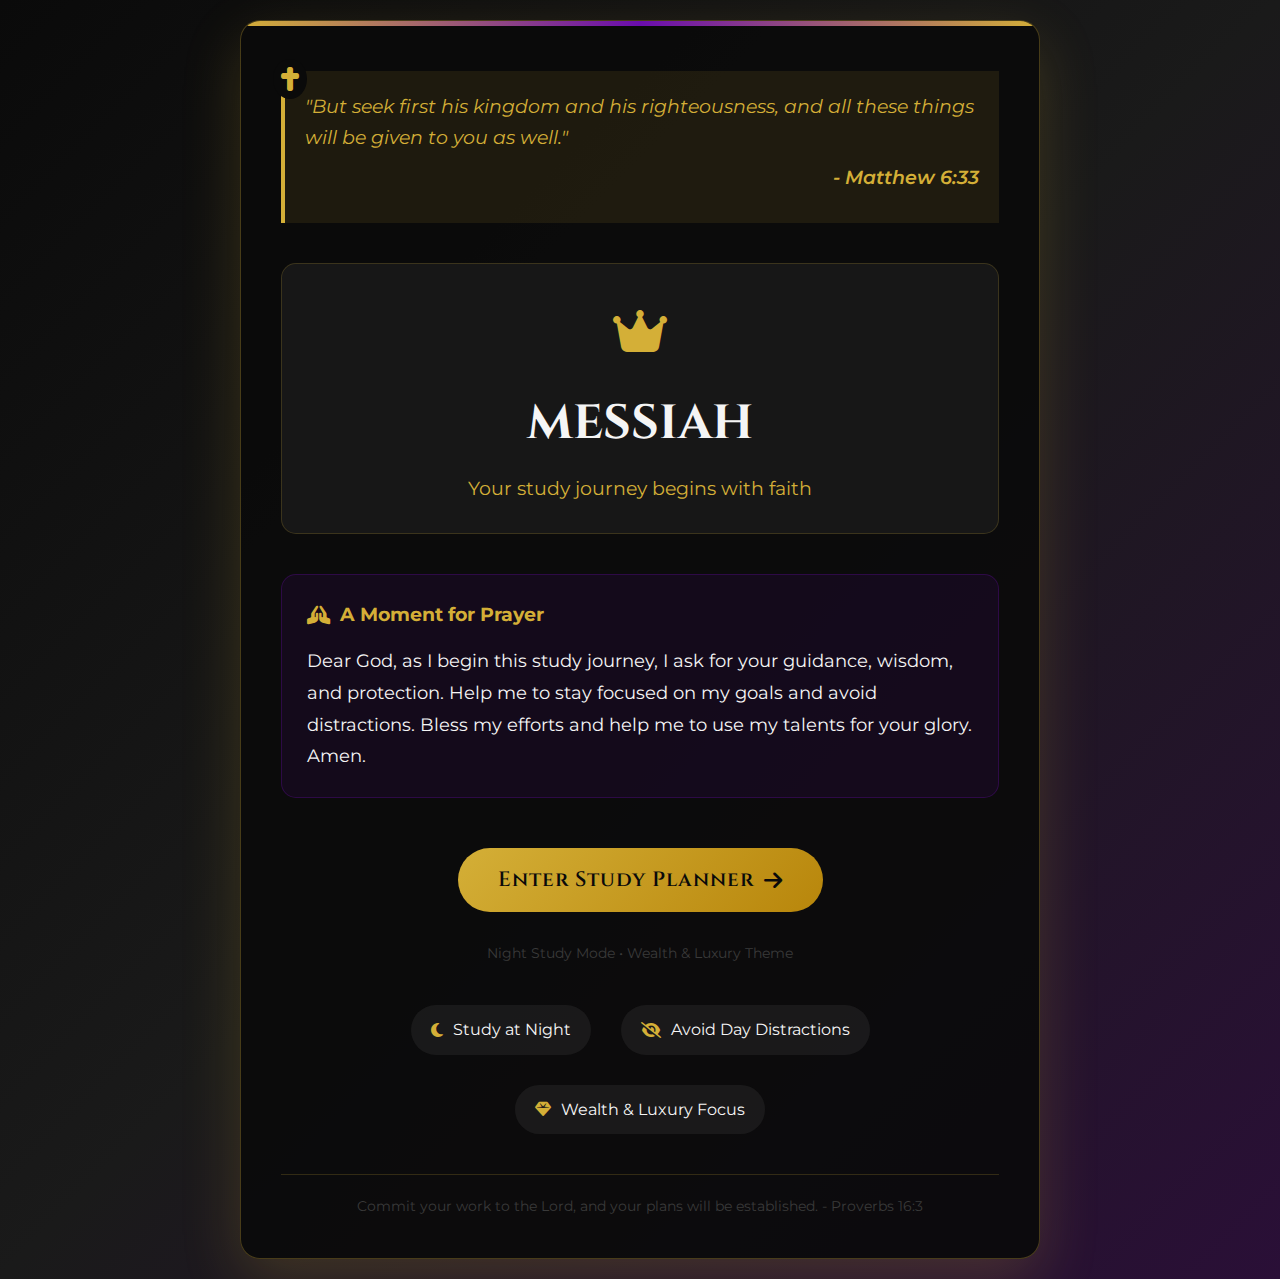
<file: index.html>
<!DOCTYPE html>
<html lang="en">
<head>
    <meta charset="UTF-8">
    <meta name="viewport" content="width=device-width, initial-scale=1.0">
    <title>God First | MESSIAH's Study Plan</title>
    <link rel="stylesheet" href="styles.css">
    <link rel="stylesheet" href="https://cdnjs.cloudflare.com/ajax/libs/font-awesome/6.4.0/css/all.min.css">
    <link href="https://fonts.googleapis.com/css2?family=Cinzel:wght@400;700&family=Montserrat:wght@300;400;600&display=swap" rel="stylesheet">
</head>
<body class="god-first-page">
    <div class="god-first-container">
        <div class="god-first-content">
            <div class="bible-verse">
                <i class="fas fa-cross"></i>
                <p>"But seek first his kingdom and his righteousness, and all these things will be given to you as well."</p>
                <p class="verse-reference">- Matthew 6:33</p>
            </div>

            <h1 class="god-first-title">GOD FIRST</h1>

            <div class="name-display">
                <div class="crown-icon">
                    <i class="fas fa-crown"></i>
                </div>
                <h2>MESSIAH</h2>
                <p>Your study journey begins with faith</p>
            </div>

            <div class="prayer-moment">
                <h3><i class="fas fa-hands-praying"></i> A Moment for Prayer</h3>
                <p>Dear God, as I begin this study journey, I ask for your guidance, wisdom, and protection. Help me to stay focused on my goals and avoid distractions. Bless my efforts and help me to use my talents for your glory. Amen.</p>
            </div>

            <div class="entry-button-container">
                <button id="enterApp" class="enter-button">
                    Enter Study Planner <i class="fas fa-arrow-right"></i>
                </button>
                <p class="instruction">Night Study Mode • Wealth & Luxury Theme</p>
            </div>

            <div class="key-principles">
                <div class="principle">
                    <i class="fas fa-moon"></i>
                    <span>Study at Night</span>
                </div>
                <div class="principle">
                    <i class="fas fa-eye-slash"></i>
                    <span>Avoid Day Distractions</span>
                </div>
                <div class="principle">
                    <i class="fas fa-gem"></i>
                    <span>Wealth & Luxury Focus</span>
                </div>
            </div>
        </div>

        <div class="god-first-footer">
            <p>Commit your work to the Lord, and your plans will be established. - Proverbs 16:3</p>
        </div>
    </div>

    <script src="script.js"></script>
</body>
</html>
</file>
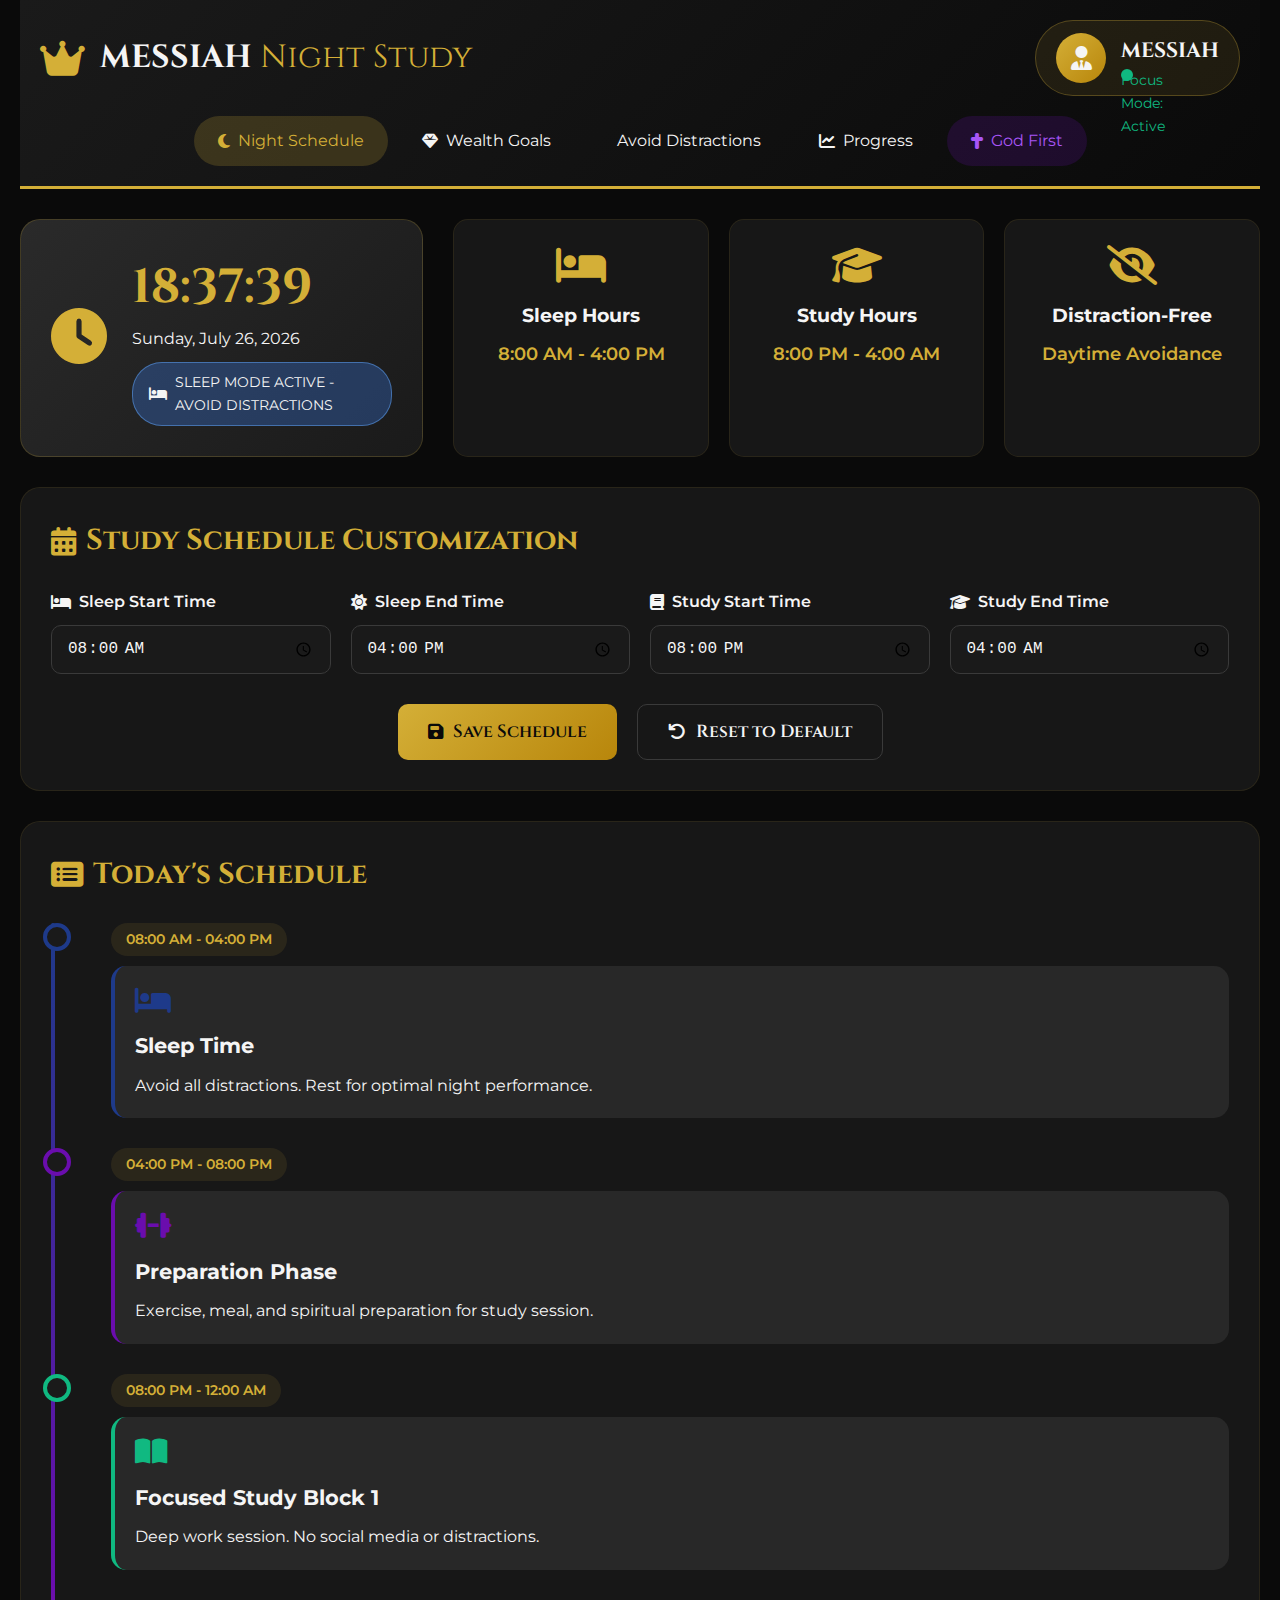
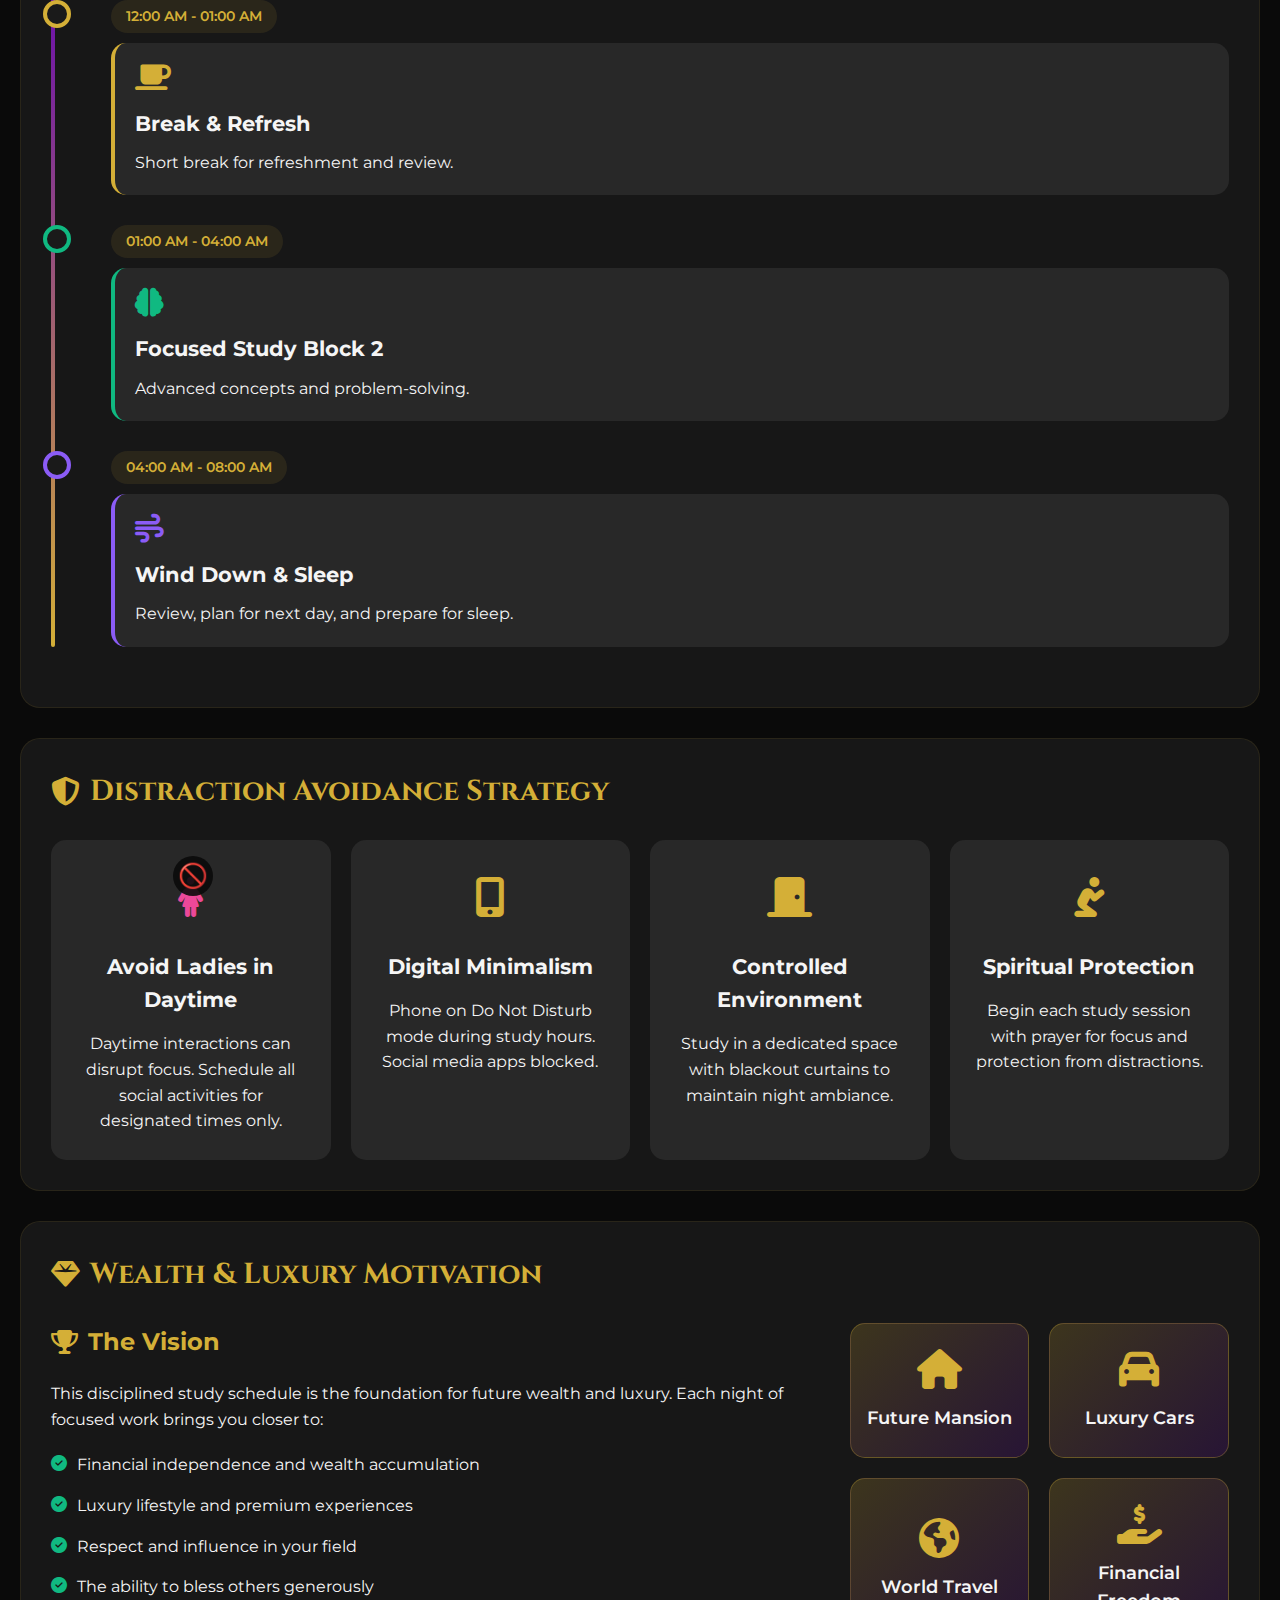
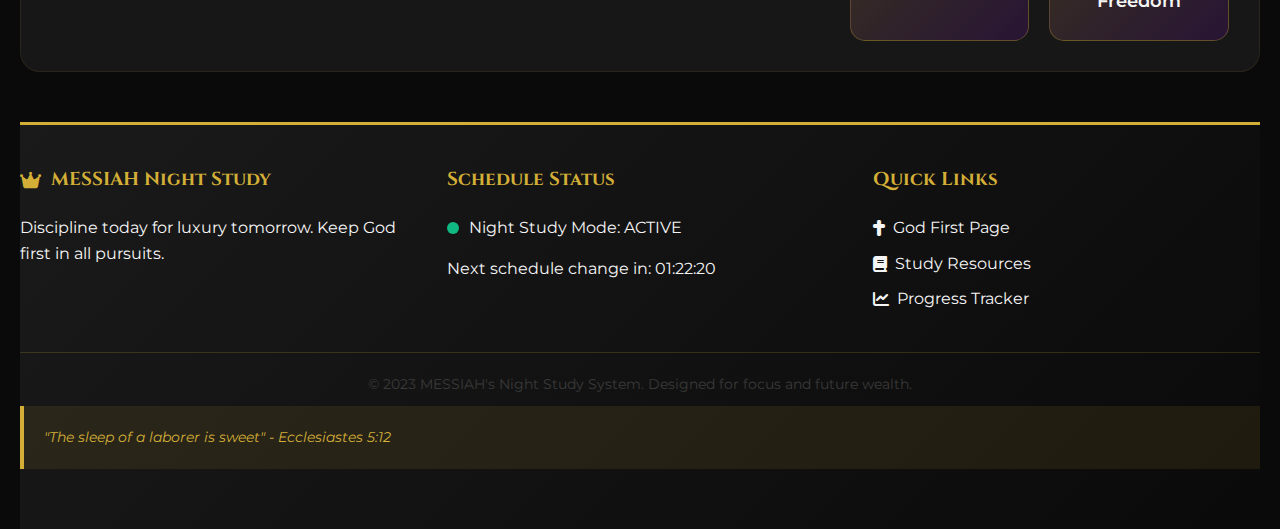
<file: main.html>
<!DOCTYPE html>
<html lang="en">
<head>
    <meta charset="UTF-8">
    <meta name="viewport" content="width=device-width, initial-scale=1.0">
    <title>Night Study Scheduler | MESSIAH</title>
    <link rel="stylesheet" href="styles.css">
    <link rel="stylesheet" href="https://cdnjs.cloudflare.com/ajax/libs/font-awesome/6.4.0/css/all.min.css">
    <link href="https://fonts.googleapis.com/css2?family=Cinzel:wght@400;700&family=Montserrat:wght@300;400;600&display=swap" rel="stylesheet">
</head>
<body class="main-page">
    <div class="container">
        <!-- Header Section -->
        <header class="luxury-header">
            <div class="header-content">
                <div class="logo">
                    <i class="fas fa-crown"></i>
                    <h1>MESSIAH <span class="luxury-text">Night Study</span></h1>
                </div>
                <div class="user-info">
                    <div class="avatar">
                        <i class="fas fa-user-tie"></i>
                    </div>
                    <div class="user-details">
                        <h3>MESSIAH</h3>
                        <p class="status">Focus Mode: Active</p>
                    </div>
                </div>
            </div>

            <nav class="luxury-nav">
                <a href="#" class="nav-link active"><i class="fas fa-moon"></i> Night Schedule</a>
                <a href="#" class="nav-link"><i class="fas fa-gem"></i> Wealth Goals</a>
                <a href="#" class="nav-link"><i class="fasfa-shield-alt"></i> Avoid Distractions</a>
                <a href="#" class="nav-link"><i class="fas fa-chart-line"></i> Progress</a>
                <a href="index.html" class="nav-link god-link"><i class="fas fa-cross"></i> God First</a>
            </nav>
        </header>

        <!-- Main Content -->
        <main class="main-content">
            <!-- Current Time Display -->
            <section class="time-display">
                <div class="luxury-clock">
                    <div class="clock-icon">
                        <i class="fas fa-clock"></i>
                    </div>
                    <div class="clock-info">
                        <h2 id="currentTime">00:00:00</h2>
                        <p id="currentDate">Monday, January 1, 2023</p>
                        <div class="study-mode">
                            <span class="mode-indicator night-mode">
                                <i class="fas fa-moon"></i> NIGHT STUDY MODE ACTIVE
                            </span>
                        </div>
                    </div>
                </div>

                <div class="schedule-summary">
                    <div class="summary-card">
                        <i class="fas fa-bed"></i>
                        <h3>Sleep Hours</h3>
                        <p class="summary-value">8:00 AM - 4:00 PM</p>
                    </div>
                    <div class="summary-card">
                        <i class="fas fa-graduation-cap"></i>
                        <h3>Study Hours</h3>
                        <p class="summary-value">8:00 PM - 4:00 AM</p>
                    </div>
                    <div class="summary-card">
                        <i class="fas fa-eye-slash"></i>
                        <h3>Distraction-Free</h3>
                        <p class="summary-value">Daytime Avoidance</p>
                    </div>
                </div>
            </section>

            <!-- Schedule Controls -->
            <section class="schedule-controls">
                <h2 class="section-title"><i class="fas fa-calendar-alt"></i> Study Schedule Customization</h2>

                <div class="control-panel">
                    <div class="control-group">
                        <label for="sleepStart"><i class="fas fa-bed"></i> Sleep Start Time</label>
                        <input type="time" id="sleepStart" value="08:00">
                    </div>

                    <div class="control-group">
                        <label for="sleepEnd"><i class="fas fa-sun"></i> Sleep End Time</label>
                        <input type="time" id="sleepEnd" value="16:00">
                    </div>

                    <div class="control-group">
                        <label for="studyStart"><i class="fas fa-book"></i> Study Start Time</label>
                        <input type="time" id="studyStart" value="20:00">
                    </div>

                    <div class="control-group">
                        <label for="studyEnd"><i class="fas fa-graduation-cap"></i> Study End Time</label>
                        <input type="time" id="studyEnd" value="04:00">
                    </div>
                </div>

                <div class="control-actions">
                    <button id="saveSchedule" class="luxury-btn">
                        <i class="fas fa-save"></i> Save Schedule
                    </button>
                    <button id="resetSchedule" class="luxury-btn secondary">
                        <i class="fas fa-undo"></i> Reset to Default
                    </button>
                </div>
            </section>

            <!-- Daily Schedule -->
            <section class="daily-schedule">
                <h2 class="section-title"><i class="fas fa-list-alt"></i> Today's Schedule</h2>

                <div class="schedule-timeline">
                    <div class="timeline-item sleep">
                        <div class="timeline-time">8:00 AM - 4:00 PM</div>
                        <div class="timeline-content">
                            <i class="fas fa-bed"></i>
                            <h3>Sleep Time</h3>
                            <p>Avoid all distractions. Rest for optimal night performance.</p>
                        </div>
                    </div>

                    <div class="timeline-item transition">
                        <div class="timeline-time">4:00 PM - 8:00 PM</div>
                        <div class="timeline-content">
                            <i class="fas fa-dumbbell"></i>
                            <h3>Preparation Phase</h3>
                            <p>Exercise, meal, and spiritual preparation for study session.</p>
                        </div>
                    </div>

                    <div class="timeline-item study">
                        <div class="timeline-time">8:00 PM - 12:00 AM</div>
                        <div class="timeline-content">
                            <i class="fas fa-book-open"></i>
                            <h3>Focused Study Block 1</h3>
                            <p>Deep work session. No social media or distractions.</p>
                        </div>
                    </div>

                    <div class="timeline-item break">
                        <div class="timeline-time">12:00 AM - 1:00 AM</div>
                        <div class="timeline-content">
                            <i class="fas fa-coffee"></i>
                            <h3>Break & Refresh</h3>
                            <p>Short break for refreshment and review.</p>
                        </div>
                    </div>

                    <div class="timeline-item study">
                        <div class="timeline-time">1:00 AM - 4:00 AM</div>
                        <div class="timeline-content">
                            <i class="fas fa-brain"></i>
                            <h3>Focused Study Block 2</h3>
                            <p>Advanced concepts and problem-solving.</p>
                        </div>
                    </div>

                    <div class="timeline-item winddown">
                        <div class="timeline-time">4:00 AM - 8:00 AM</div>
                        <div class="timeline-content">
                            <i class="fas fa-wind"></i>
                            <h3>Wind Down & Sleep</h3>
                            <p>Review, plan for next day, and prepare for sleep.</p>
                        </div>
                    </div>
                </div>
            </section>

            <!-- Distraction Avoidance -->
            <section class="distraction-avoidance">
                <h2 class="section-title"><i class="fas fa-shield-alt"></i> Distraction Avoidance Strategy</h2>

                <div class="strategy-grid">
                    <div class="strategy-card">
                        <div class="strategy-icon ladies">
                            <i class="fas fa-female"></i>
                            <div class="prohibition">🚫</div>
                        </div>
                        <h3>Avoid Ladies in Daytime</h3>
                        <p>Daytime interactions can disrupt focus. Schedule all social activities for designated times only.</p>
                    </div>

                    <div class="strategy-card">
                        <div class="strategy-icon">
                            <i class="fas fa-mobile-alt"></i>
                        </div>
                        <h3>Digital Minimalism</h3>
                        <p>Phone on Do Not Disturb mode during study hours. Social media apps blocked.</p>
                    </div>

                    <div class="strategy-card">
                        <div class="strategy-icon">
                            <i class="fas fa-door-closed"></i>
                        </div>
                        <h3>Controlled Environment</h3>
                        <p>Study in a dedicated space with blackout curtains to maintain night ambiance.</p>
                    </div>

                    <div class="strategy-card">
                        <div class="strategy-icon">
                            <i class="fas fa-pray"></i>
                        </div>
                        <h3>Spiritual Protection</h3>
                        <p>Begin each study session with prayer for focus and protection from distractions.</p>
                    </div>
                </div>
            </section>

            <!-- Wealth & Luxury Focus -->
            <section class="wealth-focus">
                <h2 class="section-title"><i class="fas fa-gem"></i> Wealth & Luxury Motivation</h2>

                <div class="wealth-content">
                    <div class="wealth-vision">
                        <h3><i class="fas fa-trophy"></i> The Vision</h3>
                        <p>This disciplined study schedule is the foundation for future wealth and luxury. Each night of focused work brings you closer to:</p>
                        <ul class="vision-list">
                            <li><i class="fas fa-check-circle"></i> Financial independence and wealth accumulation</li>
                            <li><i class="fas fa-check-circle"></i> Luxury lifestyle and premium experiences</li>
                            <li><i class="fas fa-check-circle"></i> Respect and influence in your field</li>
                            <li><i class="fas fa-check-circle"></i> The ability to bless others generously</li>
                        </ul>
                    </div>

                    <div class="wealth-display">
                        <div class="luxury-item">
                            <i class="fas fa-home"></i>
                            <p>Future Mansion</p>
                        </div>
                        <div class="luxury-item">
                            <i class="fas fa-car"></i>
                            <p>Luxury Cars</p>
                        </div>
                        <div class="luxury-item">
                            <i class="fas fa-globe-americas"></i>
                            <p>World Travel</p>
                        </div>
                        <div class="luxury-item">
                            <i class="fas fa-hand-holding-usd"></i>
                            <p>Financial Freedom</p>
                        </div>
                    </div>
                </div>
            </section>
        </main>

        <!-- Footer -->
        <footer class="luxury-footer">
            <div class="footer-content">
                <div class="footer-section">
                    <h3><i class="fas fa-crown"></i> MESSIAH Night Study</h3>
                    <p>Discipline today for luxury tomorrow. Keep God first in all pursuits.</p>
                </div>

                <div class="footer-section">
                    <h3>Schedule Status</h3>
                    <div class="status-indicator">
                        <div class="status active"></div>
                        <span>Night Study Mode: ACTIVE</span>
                    </div>
                    <p id="nextChange">Next schedule change in: <span id="countdown">--:--:--</span></p>
                </div>

                <div class="footer-section">
                    <h3>Quick Links</h3>
                    <a href="index.html"><i class="fas fa-cross"></i> God First Page</a>
                    <a href="#"><i class="fas fa-book"></i> Study Resources</a>
                    <a href="#"><i class="fas fa-chart-line"></i> Progress Tracker</a>
                </div>
            </div>

            <div class="footer-bottom">
                <p>© 2023 MESSIAH's Night Study System. Designed for focus and future wealth.</p>
                <p class="bible-verse">"The sleep of a laborer is sweet" - Ecclesiastes 5:12</p>
            </div>
        </footer>
    </div>

    <script src="script.js"></script>
</body>
</html>
</file>
<file: styles.css>
/* Reset and Base Styles */
* {
    margin: 0;
    padding: 0;
    box-sizing: border-box;
}

:root {
    --gold: #D4AF37;
    --dark-gold: #B8860B;
    --black: #0A0A0A;
    --dark-gray: #1A1A1A;
    --medium-gray: #2A2A2A;
    --light-gray: #3A3A3A;
    --white: #F5F5F5;
    --purple: #6A0DAD;
    --blue: #1E3A8A;
    --green: #10B981;
    --red: #EF4444;
    --font-heading: 'Cinzel', serif;
    --font-body: 'Montserrat', sans-serif;
}

body {
    font-family: var(--font-body);
    color: var(--white);
    line-height: 1.6;
    min-height: 100vh;
}

/* God First Page Styles */
.god-first-page {
    background: linear-gradient(135deg, #0A0A0A 0%, #1A1A1A 50%, #2A0F37 100%);
    display: flex;
    justify-content: center;
    align-items: center;
    min-height: 100vh;
    padding: 20px;
}

.god-first-container {
    max-width: 800px;
    width: 100%;
    background: rgba(10, 10, 10, 0.9);
    border-radius: 20px;
    padding: 40px;
    box-shadow: 0 20px 60px rgba(212, 175, 55, 0.2);
    border: 1px solid rgba(212, 175, 55, 0.3);
    text-align: center;
    position: relative;
    overflow: hidden;
}

.god-first-container::before {
    content: '';
    position: absolute;
    top: 0;
    left: 0;
    right: 0;
    height: 5px;
    background: linear-gradient(90deg, var(--gold), var(--purple), var(--gold));
}

.bible-verse {
    background: rgba(212, 175, 55, 0.1);
    border-left: 4px solid var(--gold);
    padding: 20px;
    margin-bottom: 40px;
    text-align: left;
    position: relative;
}

.bible-verse i {
    color: var(--gold);
    font-size: 24px;
    position: absolute;
    top: -12px;
    left: -12px;
    background: var(--black);
    padding: 8px;
    border-radius: 50%;
}

.bible-verse p {
    font-size: 1.2rem;
    font-style: italic;
    margin-bottom: 10px;
}

.verse-reference {
    text-align: right;
    font-weight: 600;
    color: var(--gold);
}

.god-first-title {
    font-family: var(--font-heading);
    font-size: 4.5rem;
    color: var(--gold);
    margin: 30px 0;
    text-shadow: 0 0 20px rgba(212, 175, 55, 0.5);
    letter-spacing: 3px;
}

.name-display {
    margin: 40px 0;
    padding: 30px;
    background: rgba(26, 26, 26, 0.8);
    border-radius: 15px;
    border: 1px solid rgba(212, 175, 55, 0.2);
}

.crown-icon {
    font-size: 3rem;
    color: var(--gold);
    margin-bottom: 15px;
}

.name-display h2 {
    font-family: var(--font-heading);
    font-size: 3rem;
    color: var(--white);
    margin-bottom: 10px;
}

.name-display p {
    color: var(--gold);
    font-size: 1.2rem;
}

.prayer-moment {
    background: rgba(106, 13, 173, 0.1);
    border-radius: 15px;
    padding: 25px;
    margin: 30px 0;
    text-align: left;
    border: 1px solid rgba(106, 13, 173, 0.3);
}

.prayer-moment h3 {
    color: var(--gold);
    margin-bottom: 15px;
    display: flex;
    align-items: center;
    gap: 10px;
}

.prayer-moment p {
    font-size: 1.1rem;
    line-height: 1.8;
}

.enter-button {
    background: linear-gradient(135deg, var(--gold) 0%, var(--dark-gold) 100%);
    color: var(--black);
    border: none;
    padding: 18px 40px;
    font-size: 1.3rem;
    font-weight: 600;
    border-radius: 50px;
    cursor: pointer;
    transition: all 0.3s ease;
    display: inline-flex;
    align-items: center;
    gap: 10px;
    margin: 20px 0;
    font-family: var(--font-heading);
    letter-spacing: 1px;
}

.enter-button:hover {
    transform: translateY(-3px);
    box-shadow: 0 10px 25px rgba(212, 175, 55, 0.4);
}

.instruction {
    color: var(--light-gray);
    font-size: 0.9rem;
    margin-top: 10px;
}

.key-principles {
    display: flex;
    justify-content: center;
    gap: 30px;
    margin: 40px 0 20px;
    flex-wrap: wrap;
}

.principle {
    display: flex;
    align-items: center;
    gap: 10px;
    background: rgba(58, 58, 58, 0.3);
    padding: 12px 20px;
    border-radius: 30px;
}

.principle i {
    color: var(--gold);
}

.god-first-footer {
    margin-top: 40px;
    padding-top: 20px;
    border-top: 1px solid rgba(212, 175, 55, 0.2);
    color: var(--light-gray);
    font-size: 0.9rem;
}

/* Main Page Styles */
.main-page {
    background: var(--black);
    min-height: 100vh;
}

.container {
    max-width: 1400px;
    margin: 0 auto;
    padding: 0 20px;
}

/* Luxury Header */
.luxury-header {
    background: linear-gradient(135deg, var(--dark-gray) 0%, var(--black) 100%);
    border-bottom: 3px solid var(--gold);
    padding: 20px 0;
    position: sticky;
    top: 0;
    z-index: 100;
}

.header-content {
    display: flex;
    justify-content: space-between;
    align-items: center;
    padding: 0 20px;
}

.logo {
    display: flex;
    align-items: center;
    gap: 15px;
}

.logo i {
    font-size: 2.5rem;
    color: var(--gold);
}

.logo h1 {
    font-family: var(--font-heading);
    font-size: 2rem;
    font-weight: 700;
}

.luxury-text {
    color: var(--gold);
    font-weight: 300;
}

.user-info {
    display: flex;
    align-items: center;
    gap: 15px;
    background: rgba(212, 175, 55, 0.1);
    padding: 12px 20px;
    border-radius: 50px;
    border: 1px solid rgba(212, 175, 55, 0.3);
}

.avatar {
    width: 50px;
    height: 50px;
    background: linear-gradient(135deg, var(--gold) 0%, var(--dark-gold) 100%);
    border-radius: 50%;
    display: flex;
    align-items: center;
    justify-content: center;
    font-size: 1.5rem;
}

.user-details h3 {
    font-family: var(--font-heading);
    font-size: 1.3rem;
}

.status {
    color: var(--green);
    font-size: 0.9rem;
}

.luxury-nav {
    display: flex;
    justify-content: center;
    gap: 10px;
    margin-top: 20px;
    padding: 0 20px;
    flex-wrap: wrap;
}

.nav-link {
    color: var(--white);
    text-decoration: none;
    padding: 12px 24px;
    border-radius: 30px;
    display: flex;
    align-items: center;
    gap: 8px;
    transition: all 0.3s ease;
}

.nav-link:hover, .nav-link.active {
    background: rgba(212, 175, 55, 0.2);
    color: var(--gold);
}

.god-link {
    background: rgba(106, 13, 173, 0.2);
    color: #A855F7;
}

.god-link:hover {
    background: rgba(106, 13, 173, 0.4);
}

/* Time Display */
.time-display {
    display: grid;
    grid-template-columns: 1fr 2fr;
    gap: 30px;
    margin: 30px 0;
}

@media (max-width: 1024px) {
    .time-display {
        grid-template-columns: 1fr;
    }
}

.luxury-clock {
    background: linear-gradient(135deg, var(--medium-gray) 0%, var(--dark-gray) 100%);
    border-radius: 20px;
    padding: 30px;
    display: flex;
    align-items: center;
    gap: 25px;
    border: 1px solid rgba(212, 175, 55, 0.2);
}

.clock-icon {
    font-size: 3.5rem;
    color: var(--gold);
}

.clock-info h2 {
    font-size: 3rem;
    font-family: var(--font-heading);
    color: var(--gold);
}

.mode-indicator {
    display: inline-flex;
    align-items: center;
    gap: 8px;
    background: rgba(30, 58, 138, 0.3);
    padding: 8px 16px;
    border-radius: 30px;
    margin-top: 10px;
    font-size: 0.9rem;
    border: 1px solid rgba(59, 130, 246, 0.5);
}

.schedule-summary {
    display: grid;
    grid-template-columns: repeat(3, 1fr);
    gap: 20px;
}

@media (max-width: 768px) {
    .schedule-summary {
        grid-template-columns: 1fr;
    }
}

.summary-card {
    background: rgba(26, 26, 26, 0.8);
    border-radius: 15px;
    padding: 25px;
    text-align: center;
    border: 1px solid rgba(212, 175, 55, 0.1);
    transition: transform 0.3s ease;
}

.summary-card:hover {
    transform: translateY(-5px);
    border-color: rgba(212, 175, 55, 0.3);
}

.summary-card i {
    font-size: 2.5rem;
    color: var(--gold);
    margin-bottom: 15px;
}

.summary-card h3 {
    font-size: 1.2rem;
    margin-bottom: 10px;
}

.summary-value {
    font-size: 1.1rem;
    color: var(--gold);
    font-weight: 600;
}

/* Schedule Controls */
.schedule-controls {
    background: rgba(26, 26, 26, 0.8);
    border-radius: 20px;
    padding: 30px;
    margin: 30px 0;
    border: 1px solid rgba(212, 175, 55, 0.1);
}

.section-title {
    font-family: var(--font-heading);
    font-size: 1.8rem;
    color: var(--gold);
    margin-bottom: 25px;
    display: flex;
    align-items: center;
    gap: 10px;
}

.control-panel {
    display: grid;
    grid-template-columns: repeat(4, 1fr);
    gap: 20px;
    margin-bottom: 30px;
}

@media (max-width: 1024px) {
    .control-panel {
        grid-template-columns: repeat(2, 1fr);
    }
}

@media (max-width: 640px) {
    .control-panel {
        grid-template-columns: 1fr;
    }
}

.control-group {
    display: flex;
    flex-direction: column;
    gap: 10px;
}

.control-group label {
    display: flex;
    align-items: center;
    gap: 8px;
    font-weight: 600;
}

.control-group input {
    background: var(--dark-gray);
    border: 1px solid var(--light-gray);
    border-radius: 10px;
    padding: 12px 15px;
    color: var(--white);
    font-size: 1rem;
    transition: all 0.3s ease;
}

.control-group input:focus {
    outline: none;
    border-color: var(--gold);
    box-shadow: 0 0 0 2px rgba(212, 175, 55, 0.2);
}

.control-actions {
    display: flex;
    gap: 20px;
    justify-content: center;
}

.luxury-btn {
    background: linear-gradient(135deg, var(--gold) 0%, var(--dark-gold) 100%);
    color: var(--black);
    border: none;
    padding: 15px 30px;
    font-size: 1.1rem;
    font-weight: 600;
    border-radius: 10px;
    cursor: pointer;
    transition: all 0.3s ease;
    display: inline-flex;
    align-items: center;
    gap: 10px;
    font-family: var(--font-heading);
}

.luxury-btn:hover {
    transform: translateY(-3px);
    box-shadow: 0 10px 20px rgba(212, 175, 55, 0.3);
}

.luxury-btn.secondary {
    background: transparent;
    color: var(--white);
    border: 1px solid var(--light-gray);
}

.luxury-btn.secondary:hover {
    background: rgba(58, 58, 58, 0.5);
    border-color: var(--gold);
}

/* Daily Schedule */
.daily-schedule {
    background: rgba(26, 26, 26, 0.8);
    border-radius: 20px;
    padding: 30px;
    margin: 30px 0;
    border: 1px solid rgba(212, 175, 55, 0.1);
}

.schedule-timeline {
    position: relative;
    padding-left: 30px;
}

.schedule-timeline::before {
    content: '';
    position: absolute;
    left: 0;
    top: 0;
    bottom: 0;
    width: 4px;
    background: linear-gradient(to bottom, var(--blue), var(--purple), var(--gold));
    border-radius: 2px;
}

.timeline-item {
    position: relative;
    margin-bottom: 30px;
    padding-left: 30px;
}

.timeline-item::before {
    content: '';
    position: absolute;
    left: -38px;
    top: 0;
    width: 20px;
    height: 20px;
    border-radius: 50%;
    background: var(--dark-gray);
    border: 4px solid;
    z-index: 1;
}

.timeline-item.sleep::before { border-color: var(--blue); }
.timeline-item.transition::before { border-color: var(--purple); }
.timeline-item.study::before { border-color: var(--green); }
.timeline-item.break::before { border-color: var(--gold); }
.timeline-item.winddown::before { border-color: #8B5CF6; }

.timeline-time {
    font-weight: 600;
    color: var(--gold);
    margin-bottom: 10px;
    background: rgba(212, 175, 55, 0.1);
    display: inline-block;
    padding: 5px 15px;
    border-radius: 30px;
    font-size: 0.9rem;
}

.timeline-content {
    background: rgba(58, 58, 58, 0.5);
    border-radius: 15px;
    padding: 20px;
    border-left: 4px solid;
}

.timeline-item.sleep .timeline-content { border-left-color: var(--blue); }
.timeline-item.transition .timeline-content { border-left-color: var(--purple); }
.timeline-item.study .timeline-content { border-left-color: var(--green); }
.timeline-item.break .timeline-content { border-left-color: var(--gold); }
.timeline-item.winddown .timeline-content { border-left-color: #8B5CF6; }

.timeline-content i {
    font-size: 1.8rem;
    margin-bottom: 15px;
    display: block;
}

.timeline-item.sleep .timeline-content i { color: var(--blue); }
.timeline-item.transition .timeline-content i { color: var(--purple); }
.timeline-item.study .timeline-content i { color: var(--green); }
.timeline-item.break .timeline-content i { color: var(--gold); }
.timeline-item.winddown .timeline-content i { color: #8B5CF6; }

.timeline-content h3 {
    font-size: 1.3rem;
    margin-bottom: 10px;
}

/* Distraction Avoidance */
.distraction-avoidance {
    background: rgba(26, 26, 26, 0.8);
    border-radius: 20px;
    padding: 30px;
    margin: 30px 0;
    border: 1px solid rgba(212, 175, 55, 0.1);
}

.strategy-grid {
    display: grid;
    grid-template-columns: repeat(4, 1fr);
    gap: 20px;
}

@media (max-width: 1200px) {
    .strategy-grid {
        grid-template-columns: repeat(2, 1fr);
    }
}

@media (max-width: 640px) {
    .strategy-grid {
        grid-template-columns: 1fr;
    }
}

.strategy-card {
    background: rgba(58, 58, 58, 0.5);
    border-radius: 15px;
    padding: 25px;
    text-align: center;
    transition: transform 0.3s ease;
    border: 1px solid transparent;
}

.strategy-card:hover {
    transform: translateY(-5px);
    border-color: rgba(212, 175, 55, 0.3);
}

.strategy-icon {
    position: relative;
    font-size: 2.5rem;
    margin-bottom: 20px;
    color: var(--gold);
    display: inline-block;
}

.strategy-icon.ladies {
    color: #EC4899;
}

.prohibition {
    position: absolute;
    top: -10px;
    right: -10px;
    font-size: 1.5rem;
    background: rgba(10, 10, 10, 0.9);
    border-radius: 50%;
    width: 40px;
    height: 40px;
    display: flex;
    align-items: center;
    justify-content: center;
}

.strategy-card h3 {
    font-size: 1.3rem;
    margin-bottom: 15px;
    color: var(--white);
}

/* Wealth Focus */
.wealth-focus {
    background: rgba(26, 26, 26, 0.8);
    border-radius: 20px;
    padding: 30px;
    margin: 30px 0;
    border: 1px solid rgba(212, 175, 55, 0.1);
}

.wealth-content {
    display: grid;
    grid-template-columns: 2fr 1fr;
    gap: 40px;
}

@media (max-width: 1024px) {
    .wealth-content {
        grid-template-columns: 1fr;
    }
}

.wealth-vision h3 {
    display: flex;
    align-items: center;
    gap: 10px;
    color: var(--gold);
    font-size: 1.5rem;
    margin-bottom: 20px;
}

.vision-list {
    list-style: none;
    margin-top: 20px;
}

.vision-list li {
    margin-bottom: 15px;
    display: flex;
    align-items: flex-start;
    gap: 10px;
}

.vision-list i {
    color: var(--green);
    margin-top: 3px;
}

.wealth-display {
    display: grid;
    grid-template-columns: repeat(2, 1fr);
    gap: 20px;
}

.luxury-item {
    background: linear-gradient(135deg, rgba(212, 175, 55, 0.2) 0%, rgba(106, 13, 173, 0.2) 100%);
    border-radius: 15px;
    padding: 25px 15px;
    text-align: center;
    display: flex;
    flex-direction: column;
    align-items: center;
    justify-content: center;
    border: 1px solid rgba(212, 175, 55, 0.3);
}

.luxury-item i {
    font-size: 2.5rem;
    color: var(--gold);
    margin-bottom: 15px;
}

.luxury-item p {
    font-weight: 600;
    font-size: 1.1rem;
}

/* Footer */
.luxury-footer {
    background: linear-gradient(135deg, var(--dark-gray) 0%, var(--black) 100%);
    border-top: 3px solid var(--gold);
    margin-top: 50px;
    padding: 40px 0 20px;
}

.footer-content {
    display: grid;
    grid-template-columns: repeat(3, 1fr);
    gap: 40px;
    margin-bottom: 30px;
}

@media (max-width: 1024px) {
    .footer-content {
        grid-template-columns: repeat(2, 1fr);
    }
}

@media (max-width: 640px) {
    .footer-content {
        grid-template-columns: 1fr;
    }
}

.footer-section h3 {
    color: var(--gold);
    margin-bottom: 20px;
    font-family: var(--font-heading);
    display: flex;
    align-items: center;
    gap: 10px;
}

.footer-section a {
    display: block;
    color: var(--white);
    text-decoration: none;
    margin-bottom: 10px;
    transition: color 0.3s ease;
    display: flex;
    align-items: center;
    gap: 8px;
}

.footer-section a:hover {
    color: var(--gold);
}

.status-indicator {
    display: flex;
    align-items: center;
    gap: 10px;
    margin-bottom: 15px;
}

.status {
    width: 12px;
    height: 12px;
    border-radius: 50%;
    background: var(--green);
}

.status.active {
    animation: pulse 2s infinite;
}

@keyframes pulse {
    0% { opacity: 1; }
    50% { opacity: 0.5; }
    100% { opacity: 1; }
}

.footer-bottom {
    text-align: center;
    padding-top: 20px;
    border-top: 1px solid rgba(212, 175, 55, 0.2);
    color: var(--light-gray);
    font-size: 0.9rem;
}

.bible-verse {
    color: var(--gold);
    font-style: italic;
    margin-top: 10px;
}
</file>
